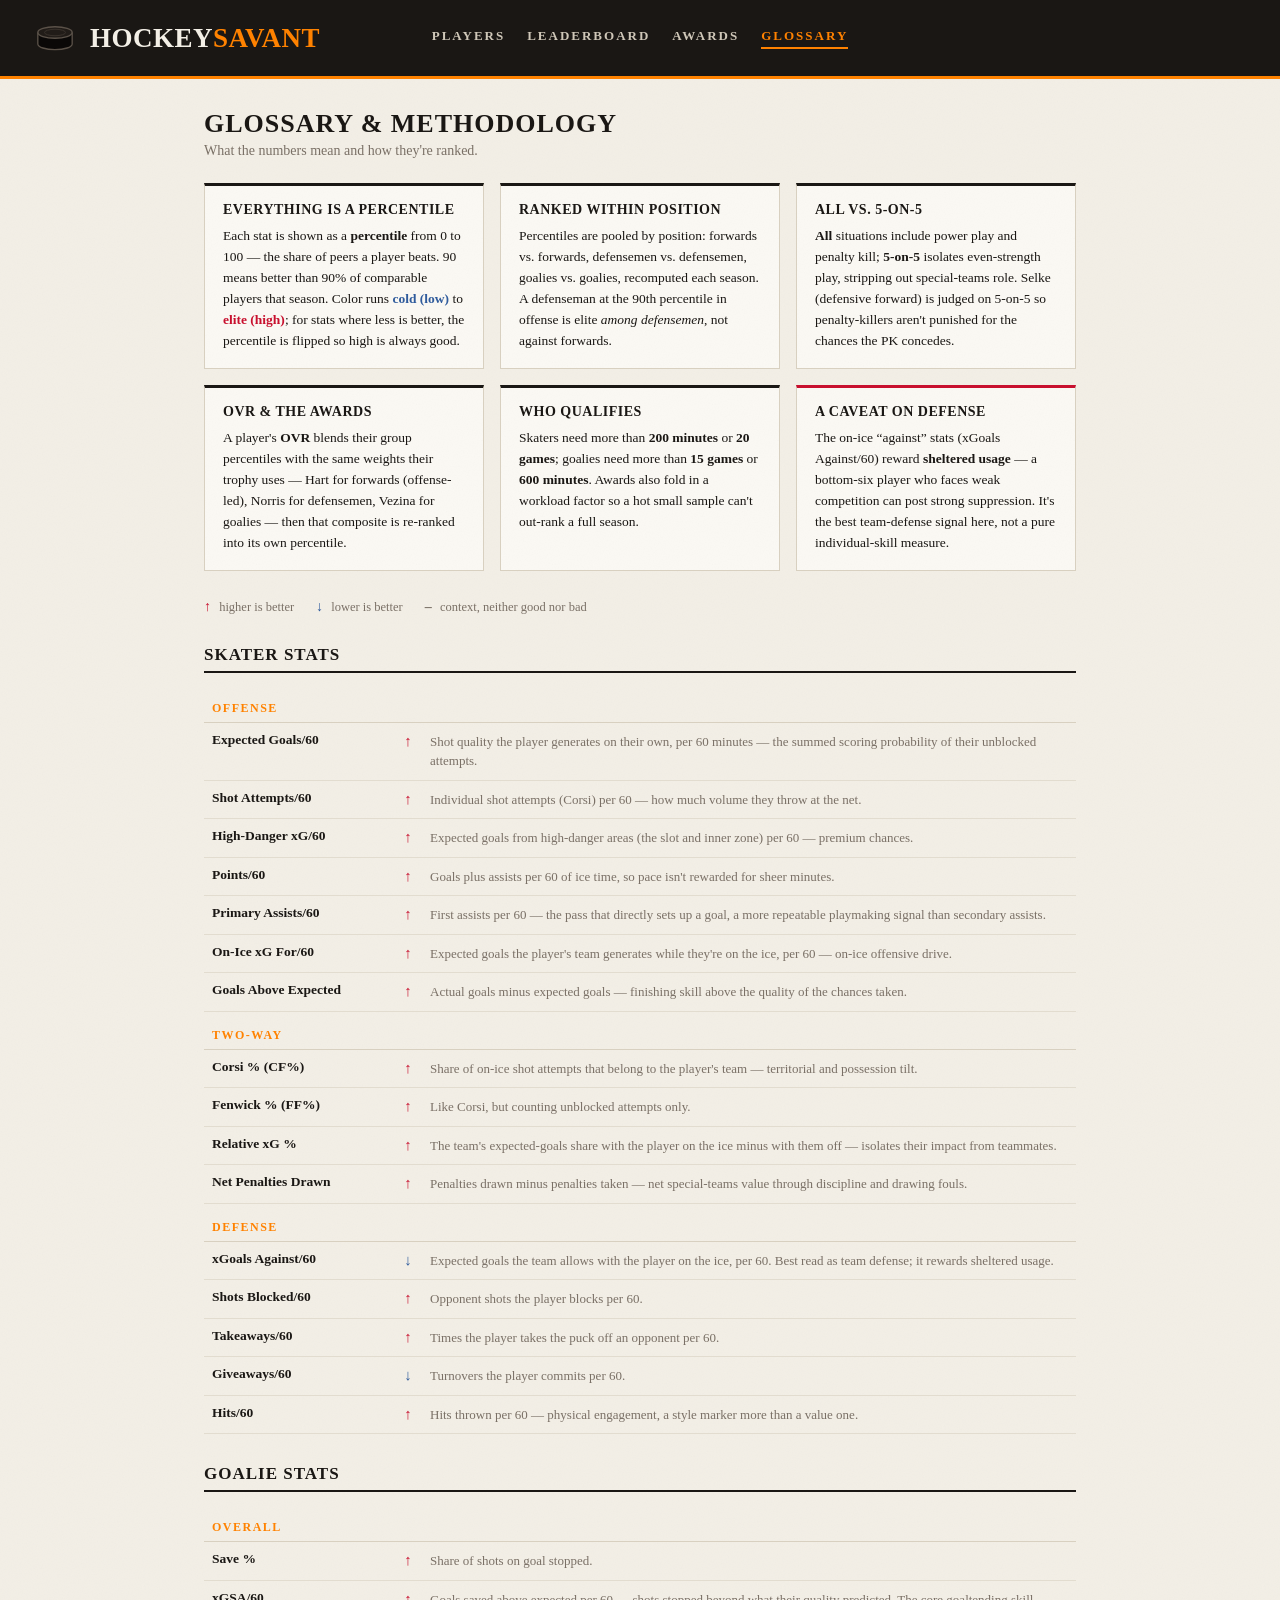
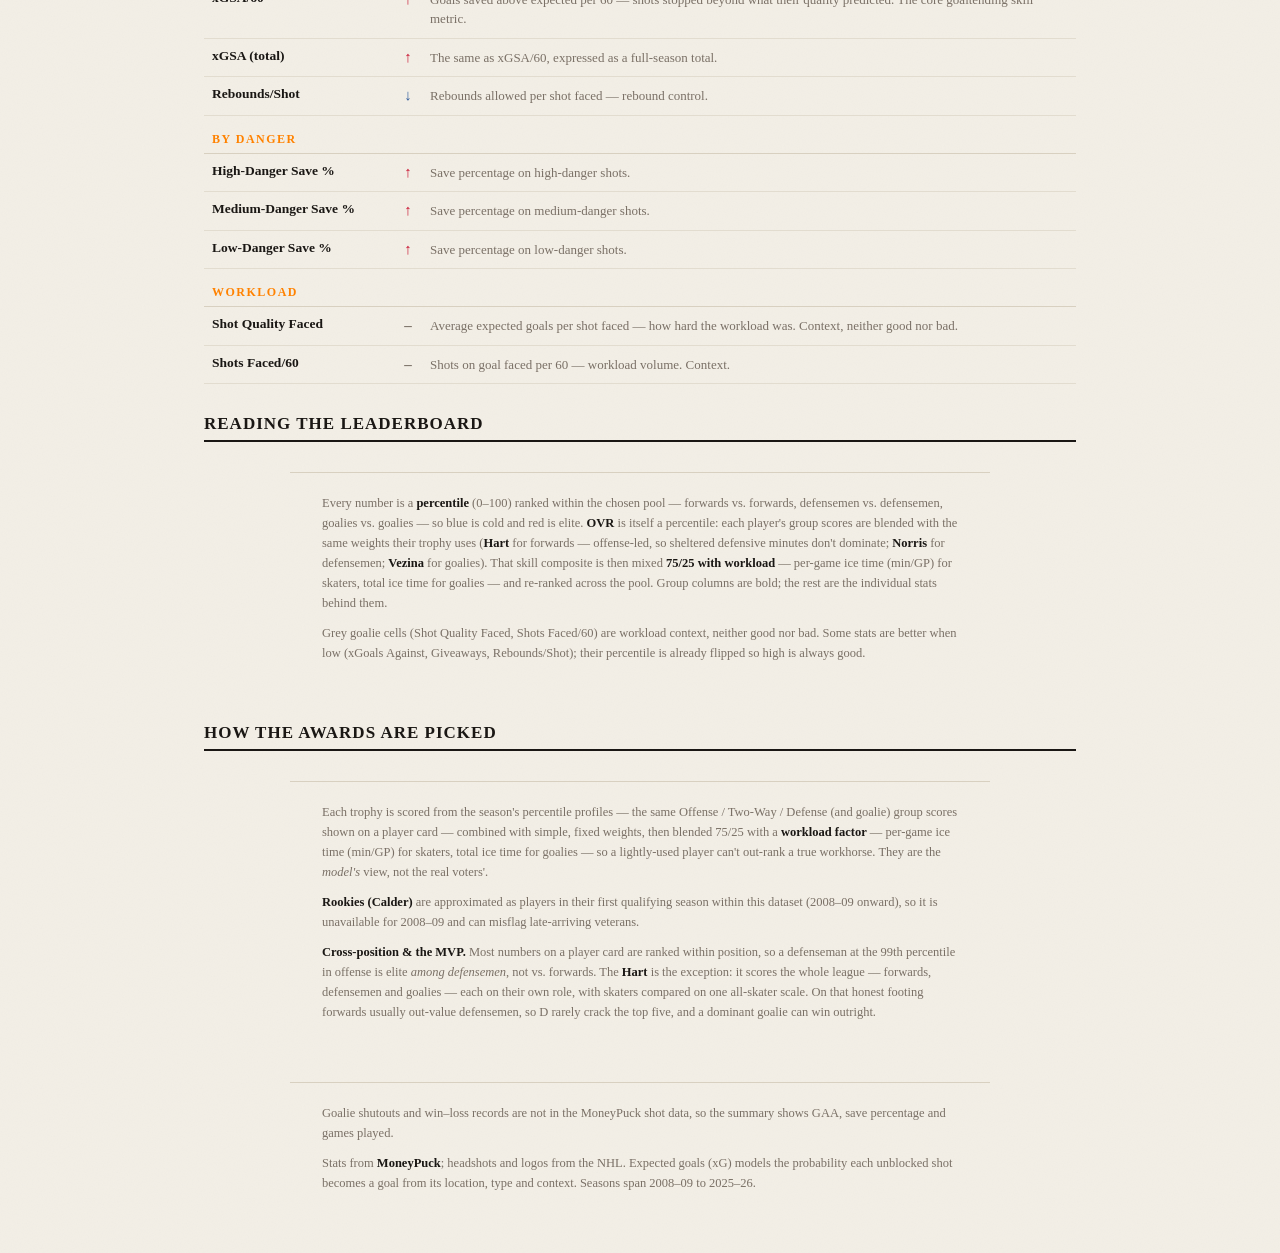
<file: docs/glossary.html>
<!DOCTYPE html>
<html lang="en">
<head>
  <meta charset="UTF-8">
  <meta name="viewport" content="width=device-width, initial-scale=1.0">
  <title>HockeySavant - Glossary</title>
  <link rel="stylesheet" href="style.css">
</head>
<body>
  <header>
    <div class="brand">
      <svg class="puck" viewBox="0 0 44 34" aria-hidden="true">
        <path d="M4 11 V23 A18 6 0 0 0 40 23 V11 Z" fill="#0a0807"/>
        <ellipse cx="22" cy="11" rx="18" ry="6" fill="#211c18" stroke="#5b5249" stroke-width="1.4"/>
        <path d="M4 11 V23 A18 6 0 0 0 40 23 V11" fill="none" stroke="#5b5249" stroke-width="1.4"/>
        <ellipse cx="22" cy="11" rx="11" ry="3.4" fill="none" stroke="#3a332d" stroke-width="1"/>
      </svg>
      <h1>HOCKEY<span class="accent">SAVANT</span></h1>
    </div>
    <nav class="nav">
      <a href="index.html">Players</a>
      <a href="leaderboard.html">Leaderboard</a>
      <a href="awards.html">Awards</a>
      <a href="glossary.html" class="on">Glossary</a>
    </nav>
  </header>

  <main class="gloss">
    <h2 class="gloss-title">Glossary &amp; Methodology</h2>
    <p class="gloss-lead">What the numbers mean and how they're ranked.</p>

    <section class="gloss-concepts">
      <div class="gloss-card">
        <h3>Everything is a percentile</h3>
        <p>Each stat is shown as a <strong>percentile</strong> from 0 to 100 &mdash; the share of
        peers a player beats. 90 means better than 90% of comparable players that season. Color runs
        <span class="cold">cold (low)</span> to <span class="hot">elite (high)</span>; for stats
        where less is better, the percentile is flipped so high is always good.</p>
      </div>
      <div class="gloss-card">
        <h3>Ranked within position</h3>
        <p>Percentiles are pooled by position: forwards vs. forwards, defensemen vs. defensemen,
        goalies vs. goalies, recomputed each season. A defenseman at the 90th percentile in offense
        is elite <em>among defensemen</em>, not against forwards.</p>
      </div>
      <div class="gloss-card">
        <h3>All vs. 5-on-5</h3>
        <p><strong>All</strong> situations include power play and penalty kill; <strong>5-on-5</strong>
        isolates even-strength play, stripping out special-teams role. Selke (defensive forward) is
        judged on 5-on-5 so penalty-killers aren't punished for the chances the PK concedes.</p>
      </div>
      <div class="gloss-card">
        <h3>OVR &amp; the awards</h3>
        <p>A player's <strong>OVR</strong> blends their group percentiles with the same weights their
        trophy uses &mdash; Hart for forwards (offense-led), Norris for defensemen, Vezina for goalies
        &mdash; then that composite is re-ranked into its own percentile.</p>
      </div>
      <div class="gloss-card">
        <h3>Who qualifies</h3>
        <p>Skaters need more than <strong>200 minutes</strong> or <strong>20 games</strong>; goalies
        need more than <strong>15 games</strong> or <strong>600 minutes</strong>. Awards also fold in a
        workload factor so a hot small sample can't out-rank a full season.</p>
      </div>
      <div class="gloss-card warn">
        <h3>A caveat on defense</h3>
        <p>The on-ice &ldquo;against&rdquo; stats (xGoals Against/60) reward <strong>sheltered
        usage</strong> &mdash; a bottom-six player who faces weak competition can post strong
        suppression. It's the best team-defense signal here, not a pure individual-skill measure.</p>
      </div>
    </section>

    <div class="gloss-legend">
      <span><b class="dir up">&uarr;</b> higher is better</span>
      <span><b class="dir down">&darr;</b> lower is better</span>
      <span><b class="dir ctx">&ndash;</b> context, neither good nor bad</span>
    </div>

    <h3 class="gloss-h">Skater Stats</h3>
    <div id="gloss-skaters" class="gloss-table"></div>

    <h3 class="gloss-h">Goalie Stats</h3>
    <div id="gloss-goalies" class="gloss-table"></div>

    <h3 class="gloss-h">Reading the Leaderboard</h3>
    <div class="page-note">
      <p>Every number is a <strong>percentile</strong> (0&ndash;100) ranked within the chosen pool
      &mdash; forwards vs. forwards, defensemen vs. defensemen, goalies vs. goalies &mdash; so blue is
      cold and red is elite. <strong>OVR</strong> is itself a percentile: each player's group scores are
      blended with the same weights their trophy uses (<strong>Hart</strong> for forwards &mdash;
      offense-led, so sheltered defensive minutes don't dominate; <strong>Norris</strong> for
      defensemen; <strong>Vezina</strong> for goalies). That skill composite is then mixed
      <strong>75/25 with workload</strong> &mdash; per-game ice time (min/GP) for skaters, total ice
      time for goalies &mdash; and re-ranked across the pool. Group columns are bold; the rest are the
      individual stats behind them.</p>
      <p>Grey goalie cells (Shot Quality Faced, Shots Faced/60) are workload context, neither good
      nor bad. Some stats are better when low (xGoals Against, Giveaways, Rebounds/Shot); their
      percentile is already flipped so high is always good.</p>
    </div>

    <h3 class="gloss-h">How the Awards Are Picked</h3>
    <div class="page-note">
      <p>Each trophy is scored from the season's percentile profiles &mdash; the same Offense /
      Two-Way / Defense (and goalie) group scores shown on a player card &mdash; combined with simple,
      fixed weights, then blended 75/25 with a <strong>workload factor</strong> &mdash; per-game ice
      time (min/GP) for skaters, total ice time for goalies &mdash; so a lightly-used player can't
      out-rank a true workhorse. They are the <em>model's</em> view, not the real voters'.</p>
      <p><strong>Rookies (Calder)</strong> are approximated as players in their first qualifying
      season within this dataset (2008&ndash;09 onward), so it is unavailable for 2008&ndash;09
      and can misflag late-arriving veterans.</p>
      <p><strong>Cross-position &amp; the MVP.</strong> Most numbers on a player card are ranked
      within position, so a defenseman at the 99th percentile in offense is elite <em>among
      defensemen</em>, not vs. forwards. The <strong>Hart</strong> is the exception: it scores the
      whole league &mdash; forwards, defensemen and goalies &mdash; each on their own role, with
      skaters compared on one all-skater scale. On that honest footing forwards usually out-value
      defensemen, so D rarely crack the top five, and a dominant goalie can win outright.</p>
    </div>

    <footer class="page-note">
      <p>Goalie shutouts and win&ndash;loss records are not in the MoneyPuck shot data, so the
      summary shows GAA, save percentage and games played.</p>
      <p>Stats from <strong>MoneyPuck</strong>; headshots and logos from the NHL. Expected goals (xG)
      models the probability each unblocked shot becomes a goal from its location, type and context.
      Seasons span 2008&ndash;09 to 2025&ndash;26.</p>
    </footer>
  </main>

  <script src="glossary.js"></script>
</body>
</html>
</file>
<file: docs/style.css>
:root {
  --paper: #f3efe6;     /* warm off-white page */
  --card: #fbf9f4;      /* card surface */
  --ink: #1a1714;       /* near-black warm text */
  --muted: #7a7066;     /* warm grey */
  --line: #e2dccf;      /* hairlines */
  --rule: #d8d0c0;
  --hot: #c8102e;       /* elite (high percentile) */
  --cold: #2f5b9c;      /* cold (low percentile) */
  --accent: #ff8200;
  /* subtle paper grain (generated SVG noise, no external asset) */
  --grain: url("data:image/svg+xml,%3Csvg xmlns='http://www.w3.org/2000/svg' width='160' height='160'%3E%3Cfilter id='n'%3E%3CfeTurbulence type='fractalNoise' baseFrequency='0.8' numOctaves='2' stitchTiles='stitch'/%3E%3CfeColorMatrix type='saturate' values='0'/%3E%3CfeComponentTransfer%3E%3CfeFuncA type='linear' slope='0.045'/%3E%3C/feComponentTransfer%3E%3C/filter%3E%3Crect width='100%25' height='100%25' filter='url(%23n)'/%3E%3C/svg%3E");
}
* { box-sizing: border-box; }
html { -webkit-text-size-adjust: 100%; }
body {
  margin: 0;
  font-family: "Times New Roman", Times, serif;
  background-color: var(--paper);
  background-image: var(--grain);
  color: var(--ink);
  -webkit-font-smoothing: antialiased;
}

/* ---------- header ---------- */
/* three-track grid: brand left, nav dead-centre, search (if any) right. Equal
   1fr side tracks keep the nav centred on pages that have no search box too. */
header {
  display: grid;
  grid-template-columns: 1fr auto 1fr;
  align-items: center;
  gap: 28px;
  padding: 22px 34px;
  background: var(--ink);
  border-bottom: 3px solid var(--accent);
}
.brand { justify-self: start; }
header > .nav { justify-self: center; }
.search-wrap { justify-self: end; }

@media (max-width: 720px) {
  header {
    grid-template-columns: 1fr;
    justify-items: center;
    text-align: center;
    gap: 16px;
    padding: 16px 16px;
  }
  .brand, header > .nav, .search-wrap { justify-self: center; }
  /* condense the nav so all four tabs stay on one line on phones.
     selector is scoped to `header .nav` so it out-specifies the base
     `.nav` rule that's defined later in the file. */
  header .nav { gap: 13px; flex-wrap: nowrap; }
  header .nav a { font-size: 11.5px; letter-spacing: 0.6px; padding-bottom: 2px; }
}
@media (max-width: 380px) {
  header { padding: 14px 10px; }
  header .nav { gap: 8px; }
  header .nav a { font-size: 10.5px; letter-spacing: 0.2px; }
}
.brand { display: flex; align-items: center; gap: 14px; white-space: nowrap; }
.puck { width: 42px; height: auto; flex-shrink: 0; display: block; }
h1 {
  font-family: "Times New Roman", Times, serif;
  font-weight: 700;
  font-size: 27px;
  letter-spacing: 0.5px;
  margin: 0;
  color: #f3efe6;
  line-height: 1;
  white-space: nowrap;
}
h1 .accent { color: var(--accent); }
.search-wrap { position: relative; flex: 1; min-width: 240px; max-width: 340px; }
#search {
  width: 100%;
  padding: 11px 15px;
  background: #2a2622;
  border: 1px solid #3a352f;
  border-radius: 0;
  color: #f3efe6;
  font-size: 15px;
  font-family: inherit;
  outline: none;
}
#search::placeholder { color: #8c8378; }
#search:focus { border-color: var(--accent); }
.suggest {
  position: absolute;
  top: 48px; left: 0; right: 0;
  margin: 0; padding: 5px;
  list-style: none;
  background: var(--card);
  border: 1px solid var(--rule);
  border-radius: 0;
  max-height: 330px;
  overflow-y: auto;
  z-index: 10;
}
.suggest:empty { display: none; }
.suggest li {
  padding: 9px 12px;
  cursor: pointer;
  font-size: 14px;
  display: flex;
  justify-content: space-between;
  align-items: center;
  border-bottom: 1px solid var(--line);
}
.suggest li:last-child { border-bottom: none; }
.suggest li:hover, .suggest li.active { background: var(--accent); color: #fff; }
.suggest .meta { color: var(--muted); font-size: 12px; }
.suggest li:hover .meta, .suggest li.active .meta { color: rgba(255,255,255,.85); }

/* ---------- card ---------- */
main.card {
  position: relative;
  overflow: hidden;
  max-width: 600px;
  margin: 40px auto;
  background-color: var(--card);
  background-image: var(--grain);
  border: 1px solid var(--rule);
  border-top: 4px solid var(--ink);
  border-radius: 0;
  padding: 28px 32px 24px;
}
.hidden { display: none; }
.name-row { display: flex; align-items: center; gap: 11px; }
.team-logo {
  height: 30px; width: auto; flex-shrink: 0;
  position: relative; top: 1px;
}
.card-head {
  position: relative;
  display: flex; justify-content: space-between; align-items: flex-start; gap: 16px;
}
.head-id { display: flex; align-items: center; gap: 18px; }
.headshot {
  width: 84px; height: 84px; border-radius: 50%;
  object-fit: cover; object-position: top center;
  background: #ece6d8;
  border: 3px solid var(--card);
  box-shadow: 0 0 0 1px var(--rule);
  flex-shrink: 0;
}
#p-name {
  font-family: "Times New Roman", Times, serif;
  margin: 0; font-size: 33px; font-weight: 700; letter-spacing: 0;
  line-height: 1.02;
}
.sub { margin: 6px 0 0; color: var(--muted); font-size: 13.5px; }
.statline { margin: 7px 0 0; font-size: 14px; color: var(--ink); }
.statline b {
  font-family: "Times New Roman", Times, serif; font-weight: 700;
  font-size: 18px; color: var(--accent); margin-right: 2px;
}
.statline .sep { color: var(--rule); margin: 0 8px; }

.card-controls { display: flex; flex-direction: column; align-items: flex-end; gap: 8px; flex-shrink: 0; }
.season-select {
  font-family: inherit; font-size: 13px; font-weight: 700;
  color: var(--ink); background: var(--paper);
  border: 1px solid var(--rule); border-radius: 0;
  padding: 6px 8px; cursor: pointer;
}
.season-select:disabled { color: var(--muted); cursor: default; }
.toggle {
  display: flex; background: var(--paper);
  border: 1px solid var(--rule); border-radius: 0; padding: 3px;
  flex-shrink: 0;
}
.toggle button {
  background: none; border: none; color: var(--muted);
  padding: 7px 15px; border-radius: 0; cursor: pointer;
  font-size: 12px; font-weight: 700; letter-spacing: 0.5px;
  text-transform: uppercase; font-family: inherit;
}
.toggle button.on { background: var(--ink); color: var(--paper); }

/* phone: keep the season select + situation toggle fully on-screen.
   the card clips overflow, so instead of letting the controls run past the
   edge, wrap them onto their own full-width row under the player identity. */
@media (max-width: 560px) {
  main.card { padding: 22px 18px 20px; margin: 24px auto; }
  .card-head { flex-wrap: wrap; }
  .head-id { gap: 14px; }
  .headshot { width: 68px; height: 68px; }
  #p-name { font-size: 27px; }
  .card-controls {
    flex-direction: row;
    align-items: center;
    justify-content: space-between;
    width: 100%;
    margin-top: 4px;
  }
}

/* ---------- sliders ---------- */
.sliders { position: relative; margin-top: 24px; display: flex; flex-direction: column; gap: 13px; }
.group-head {
  font-family: "Times New Roman", Times, serif;
  font-size: 13px; font-weight: 600; letter-spacing: 2px; text-transform: uppercase;
  color: var(--ink); margin-top: 14px; padding-bottom: 5px;
  border-bottom: 2px solid var(--ink);
  display: flex; align-items: baseline; gap: 8px;
}
.group-head:first-child { margin-top: 0; }
.group-score {
  margin-left: auto;
  font-family: "Times New Roman", Times, serif;
  font-size: 13px; font-weight: 700; letter-spacing: 0; color: #fff;
  min-width: 30px; padding: 1px 7px; border-radius: 10px;
  text-align: center; font-variant-numeric: tabular-nums;
}
.slider-row { display: grid; grid-template-columns: 160px 1fr 54px; align-items: center; gap: 16px; }
.slider-label { font-size: 13.5px; color: var(--ink); }
.slider-val {
  font-family: "Times New Roman", Times, serif; font-weight: 700;
  font-size: 16px; color: var(--ink); font-variant-numeric: tabular-nums; text-align: right;
}
.track {
  position: relative; height: 6px; border-radius: 0;
  background: linear-gradient(90deg, var(--cold) 0%, #cfc7b8 50%, var(--hot) 100%);
  opacity: 0.5;
}
.track .fill-wrap { position: relative; height: 6px; }
.dot {
  position: absolute; top: 50%; transform: translate(-50%,-50%);
  width: 30px; height: 30px; border-radius: 50%;
  display: flex; align-items: center; justify-content: center;
  font-family: "Times New Roman", Times, serif;
  font-size: 13px; font-weight: 700; color: #fff;
  opacity: 1;
  border: 2px solid var(--card);
  transition: left 0.4s cubic-bezier(.34,1.3,.5,1), background 0.4s;
}
.inv { color: var(--muted); font-size: 11px; }

.legend { margin-top: 24px; color: var(--muted); font-size: 12px; }
.legend .hot { color: var(--hot); font-weight: 700; }
.legend .cold { color: var(--cold); font-weight: 700; }

.hint { text-align: center; color: var(--muted); margin-top: 70px; font-size: 15px; }

/* ---------- most similar ---------- */
.similar { max-width: 600px; margin: 30px auto 0; }
.similar-head {
  font-family: "Times New Roman", Times, serif;
  font-size: 13px; font-weight: 600; letter-spacing: 2px; text-transform: uppercase;
  color: var(--ink); margin: 0 0 14px; padding-bottom: 6px;
  border-bottom: 2px solid var(--ink);
}
.similar-head span { color: var(--muted); }
.similar-list { display: grid; grid-template-columns: repeat(3, 1fr); gap: 12px; }
.sim-row {
  display: flex; flex-direction: column; align-items: center; gap: 7px;
  background-color: var(--card); background-image: var(--grain);
  border: 1px solid var(--rule); padding: 16px 10px;
  cursor: pointer; text-align: center; font-family: inherit;
}
.sim-row:hover { border-color: var(--accent); }
.sim-mug {
  width: 54px; height: 54px; border-radius: 50%;
  object-fit: cover; object-position: top center;
  background: #ece6d8; box-shadow: 0 0 0 1px var(--rule);
}
.sim-name { font-weight: 700; font-size: 15px; color: var(--ink); line-height: 1.1; }
.sim-meta { font-size: 12px; color: var(--muted); }

/* ---------- empty state ---------- */
.empty { max-width: 540px; margin: 56px auto 0; text-align: center; padding: 0 24px; }
.empty-puck { width: 64px; height: auto; display: block; margin: 0 auto 20px; }
.empty-lead { font-size: 18px; line-height: 1.55; color: var(--ink); margin: 0 0 24px; }
.empty-label {
  font-size: 12px; letter-spacing: 1.5px; text-transform: uppercase;
  color: var(--muted); margin: 0 0 14px;
}
.chips { display: flex; flex-wrap: wrap; gap: 10px; justify-content: center; }
.chip {
  font-family: inherit; font-size: 14px; padding: 8px 14px;
  background: var(--card); border: 1px solid var(--rule); color: var(--ink); cursor: pointer;
}
.chip:hover { border-color: var(--accent); color: var(--accent); }

/* ---------- footer ---------- */
.page-note {
  max-width: 700px; margin: 30px auto 60px; padding: 20px 32px 0;
  color: var(--muted); font-size: 12.5px; line-height: 1.6;
  border-top: 1px solid var(--rule);
}
.page-note p { margin: 0 0 10px; }
.page-note strong { color: var(--ink); }

/* ---------- nav ---------- */
.nav { display: flex; gap: 22px; align-items: center; }
.nav a {
  font-family: "Times New Roman", Times, serif; font-size: 13px; font-weight: 600;
  letter-spacing: 2px; text-transform: uppercase; text-decoration: none;
  color: #cfc7b8; padding-bottom: 3px; border-bottom: 2px solid transparent;
}
.nav a:hover { color: #fff; }
.nav a.on { color: var(--accent); border-bottom-color: var(--accent); }

/* ---------- awards page ---------- */
.awards { max-width: 1080px; margin: 0 auto; padding: 30px 24px 0; }
.awards-toolbar {
  display: flex; justify-content: space-between; align-items: flex-end;
  gap: 20px; flex-wrap: wrap; margin-bottom: 26px;
}
.awards-title {
  font-family: "Times New Roman", Times, serif; font-size: 26px; font-weight: 700;
  letter-spacing: 1px; text-transform: uppercase; margin: 0; color: var(--ink);
}
.awards-lead { margin: 4px 0 0; color: var(--muted); font-size: 14px; }
.awards-season {
  font-family: "Times New Roman", Times, serif; font-size: 12px; letter-spacing: 1.5px;
  text-transform: uppercase; color: var(--muted); display: flex; align-items: center; gap: 10px;
}

.award-grid {
  display: grid; grid-template-columns: repeat(auto-fill, minmax(330px, 1fr));
  gap: 22px;
}
.trophy {
  background-color: var(--card); background-image: var(--grain);
  border: 1px solid var(--rule); padding: 18px 18px 10px;
}
.trophy-head { border-bottom: 2px solid var(--ink); padding-bottom: 10px; margin-bottom: 6px; }
.trophy-head h3 {
  font-family: "Times New Roman", Times, serif; font-size: 19px; font-weight: 700;
  letter-spacing: 0.5px; text-transform: uppercase; margin: 0; display: inline;
}
.trophy-sub {
  font-family: "Times New Roman", Times, serif; font-size: 11px; font-weight: 600;
  letter-spacing: 1.5px; text-transform: uppercase; color: var(--accent); margin-left: 8px;
}
.trophy-desc { margin: 7px 0 0; color: var(--muted); font-size: 12px; line-height: 1.45; }
.trophy-none { color: var(--muted); font-style: italic; font-size: 13px; padding: 10px 2px; }

.nominee-list { display: flex; flex-direction: column; }
.nominee {
  display: grid; grid-template-columns: 20px 40px 1fr auto;
  align-items: center; gap: 11px; padding: 9px 4px;
  border-bottom: 1px solid var(--line); text-decoration: none; color: inherit;
}
.nominee:last-child { border-bottom: none; }
.nominee:hover { background: rgba(0,0,0,0.03); }
.nominee.winner { background: rgba(255,130,0,0.07); }
.rank {
  font-family: "Times New Roman", Times, serif; font-weight: 700; font-size: 15px;
  color: var(--muted); text-align: center;
}
.nominee.winner .rank { color: var(--accent); }
.nom-mug {
  width: 40px; height: 40px; border-radius: 50%;
  object-fit: cover; object-position: top center;
  background: #ece6d8; box-shadow: 0 0 0 1px var(--rule);
}
.nom-id { display: flex; flex-direction: column; min-width: 0; }
.nom-name {
  font-weight: 700; font-size: 14.5px; color: var(--ink); line-height: 1.15;
  white-space: nowrap; overflow: hidden; text-overflow: ellipsis;
}
.nom-meta { font-size: 11.5px; color: var(--muted); }
.nom-why { display: none; }              /* compact rows hide chips; see wide view */
.nom-score {
  font-family: "Times New Roman", Times, serif; font-weight: 700; font-size: 18px;
  color: var(--ink); font-variant-numeric: tabular-nums; text-align: right; min-width: 38px;
}

/* room for the "why" chips on wider cards */
@media (min-width: 560px) {
  .nominee { grid-template-columns: 20px 40px 1fr auto auto; }
  .nom-why { display: flex; gap: 5px; }
  .why-chip {
    display: flex; flex-direction: column; align-items: center; justify-content: center;
    width: 34px; padding: 3px 0; color: #fff; line-height: 1;
  }
  .why-chip b { font-size: 12px; font-weight: 700; }
  .why-chip i { font-size: 8px; font-style: normal; text-transform: uppercase; letter-spacing: 0.3px; opacity: 0.92; }
}

/* ---------- awards: historical winners ---------- */
.award-history { margin: 44px 0 0; }
.award-history-head {
  font-family: "Times New Roman", Times, serif; font-size: 17px; font-weight: 700;
  letter-spacing: 1px; text-transform: uppercase; color: var(--ink);
  margin: 0 0 6px; padding-bottom: 6px; border-bottom: 2px solid var(--ink);
}
.award-history-lead { margin: 0 0 16px; color: var(--muted); font-size: 14px; }
.award-history-scroll {
  overflow-x: auto; border: 1px solid var(--rule); background: var(--card);
  -webkit-overflow-scrolling: touch;
}
.award-history-table {
  border-collapse: separate; border-spacing: 0; width: 100%;
  font-variant-numeric: tabular-nums;
}
.award-history-table thead th {
  position: sticky; top: 0; z-index: 2;
  background: var(--ink); color: #e9e3d6;
  font-family: "Times New Roman", Times, serif; font-size: 11px; font-weight: 600;
  letter-spacing: 0.5px; text-transform: uppercase;
  padding: 9px 12px; text-align: left; white-space: nowrap;
  border-bottom: 2px solid var(--accent);
}
.award-history-table td, .award-history-table tbody th {
  padding: 8px 12px; border-bottom: 1px solid var(--line);
  font-size: 13.5px; white-space: nowrap; text-align: left;
}
.award-history-table .ah-season {
  font-family: "Times New Roman", Times, serif; font-weight: 600; font-size: 12px;
  letter-spacing: 0.5px; color: var(--muted);
}
.award-history-table tbody th.ah-season {
  position: sticky; left: 0; background: var(--card); z-index: 1;
}
.award-history-table tbody tr:nth-child(even) td,
.award-history-table tbody tr:nth-child(even) th.ah-season { background: #f7f3ea; }
.award-history-table tbody tr:hover td,
.award-history-table tbody tr:hover th.ah-season { background: #f0e8d6; }
.ah-win { text-decoration: none; color: var(--ink); font-weight: 700; }
.ah-win:hover { color: var(--accent); }
.ah-team { color: var(--muted); font-weight: 400; font-size: 11px; margin-left: 6px; }
.ah-none { color: var(--rule); }

/* ---------- leaderboard page ---------- */
.board { max-width: 1240px; margin: 0 auto; padding: 30px 24px 0; }
.board-toolbar {
  display: flex; justify-content: space-between; align-items: flex-end;
  gap: 20px; flex-wrap: wrap; margin-bottom: 16px;
}
.board-title {
  font-family: "Times New Roman", Times, serif; font-size: 26px; font-weight: 700;
  letter-spacing: 1px; text-transform: uppercase; margin: 0; color: var(--ink);
}
.board-lead { margin: 4px 0 0; color: var(--muted); font-size: 14px; max-width: 460px; }
.board-controls { display: flex; align-items: center; gap: 12px; flex-wrap: wrap; }
.board-season {
  font-family: "Times New Roman", Times, serif; font-size: 12px; letter-spacing: 1.5px;
  text-transform: uppercase; color: var(--muted); display: flex; align-items: center; gap: 8px;
}

.board-subbar {
  display: flex; align-items: center; justify-content: space-between;
  gap: 16px; margin-bottom: 12px; flex-wrap: wrap;
}
.board-subbar-left { display: flex; align-items: center; gap: 18px; flex-wrap: wrap; }
.board-filter {
  width: 240px; max-width: 100%;
  padding: 9px 13px; font-family: inherit; font-size: 14px; color: var(--ink);
  background: var(--card); border: 1px solid var(--rule); border-radius: 0; outline: none;
}
.board-filter:focus { border-color: var(--accent); }

/* min-TOI slider */
.toi-filter { display: flex; align-items: center; gap: 10px; }
.toi-cap {
  font-family: "Times New Roman", Times, serif; font-size: 11px; font-weight: 600;
  letter-spacing: 1.5px; text-transform: uppercase; color: var(--muted);
}
.toi-filter input[type="range"] {
  -webkit-appearance: none; appearance: none;
  width: 160px; height: 4px; background: var(--rule); outline: none; cursor: pointer;
}
.toi-filter input[type="range"]::-webkit-slider-thumb {
  -webkit-appearance: none; appearance: none;
  width: 16px; height: 16px; border-radius: 50%;
  background: var(--accent); border: 2px solid var(--card); box-shadow: 0 0 0 1px var(--rule);
}
.toi-filter input[type="range"]::-moz-range-thumb {
  width: 14px; height: 14px; border: 2px solid var(--card); border-radius: 50%;
  background: var(--accent);
}
.toi-value {
  min-width: 78px; font-family: "Times New Roman", Times, serif; font-weight: 700;
  font-size: 13px; color: var(--ink); font-variant-numeric: tabular-nums;
}
.board-count {
  font-family: "Times New Roman", Times, serif; font-size: 12px; font-weight: 600;
  letter-spacing: 1px; text-transform: uppercase; color: var(--muted); white-space: nowrap;
}

.board-scroll {
  overflow: auto; max-height: calc(100vh - 150px);
  border: 1px solid var(--rule); box-shadow: 0 1px 0 var(--rule);
  background: var(--card); -webkit-overflow-scrolling: touch;
}
.board-table {
  border-collapse: separate; border-spacing: 0; width: 100%;
  font-variant-numeric: tabular-nums;
}
.board-table th, .board-table td {
  padding: 6px 9px; text-align: center; white-space: nowrap;
}
.board-table tbody td { border-bottom: 1px solid var(--line); height: 44px; }

/* ---- header: group bands (row 1) + sortable columns (row 2) ---- */
.board-table thead th {
  position: sticky; background: var(--ink); color: #e9e3d6; z-index: 3;
  font-family: "Times New Roman", Times, serif; letter-spacing: 0.5px; text-transform: uppercase;
}
.board-table thead .band-row th.band {
  top: 0; height: 26px; font-size: 11px; font-weight: 700; letter-spacing: 1.5px;
  color: var(--accent); border-bottom: 1px solid #3a352f; border-left: 1px solid #3a352f;
}
.board-table thead .col-row th {
  top: 26px; height: 30px; font-size: 11px; font-weight: 600; color: #d8d1c3;
  border-bottom: 2px solid var(--accent);
}
/* rank / name / ovr span both rows -> anchor at the very top */
.board-table thead .band-row th[rowspan] { top: 0; border-bottom: 2px solid var(--accent); }
.board-table th.sortable { cursor: pointer; }
.board-table th.sortable:hover { color: #fff; background: #272320; }
.board-table thead th.sorted { color: var(--accent); }
.board-table th .th-lbl { display: inline; }
.board-table th .sort-arrow { font-size: 8px; font-style: normal; margin-left: 2px; }
.board-table .lowmark { font-style: normal; font-size: 9px; opacity: 0.7; margin-left: 2px; }

/* pin rank + name columns while the stat columns scroll */
.board-table .col-rank { left: 0; width: 40px; }
.board-table .col-name { left: 40px; text-align: left; min-width: 168px; }
.board-table .col-rank, .board-table .col-name { position: sticky; }
.board-table thead .col-rank, .board-table thead .col-name { z-index: 6; }
.board-table tbody .col-rank, .board-table tbody .col-name { background: var(--card); z-index: 2; }

/* section separators between group bands */
.board-table .col-ovr { border-left: 2px solid var(--rule); }
.board-table .sec-start { border-left: 2px solid var(--rule); }
.board-table thead .sec-start { border-left: 1px solid #3a352f; }

/* zebra + hover */
.board-table tbody tr:nth-child(even) td { background: #f7f3ea; }
.board-table tbody tr:nth-child(even) .col-rank,
.board-table tbody tr:nth-child(even) .col-name { background: #f7f3ea; }
.board-table tbody tr:hover td { background: #f0e8d6; }
.board-table tbody tr:hover .col-rank,
.board-table tbody tr:hover .col-name { background: #f0e8d6; }

/* rank column + top-3 medals */
.board-table tbody .col-rank .rk {
  font-family: "Times New Roman", Times, serif; font-weight: 600; font-size: 14px; color: var(--muted);
}
.board-table tbody tr.lead .col-rank .rk {
  display: inline-flex; align-items: center; justify-content: center;
  width: 24px; height: 24px; border-radius: 50%; color: #fff;
}
.board-table tbody tr.lead-1 .col-rank .rk { background: #c8a13a; }
.board-table tbody tr.lead-2 .col-rank .rk { background: #9aa0a6; }
.board-table tbody tr.lead-3 .col-rank .rk { background: #b07a45; }

/* name cell with mug */
.board-name {
  text-decoration: none; color: inherit;
  display: flex; align-items: center; gap: 10px; line-height: 1.12;
}
.bn-mug {
  width: 30px; height: 30px; border-radius: 50%; flex-shrink: 0;
  object-fit: cover; object-position: top center;
  background: #ece6d8; box-shadow: 0 0 0 1px var(--rule);
}
.bn-txt { display: flex; flex-direction: column; min-width: 0; }
.bn-name { font-weight: 700; font-size: 13.5px; color: var(--ink); }
.board-name:hover .bn-name { color: var(--accent); }
.bn-meta { font-size: 11px; color: var(--muted); letter-spacing: 0.3px; }

/* percentile pills */
.pct-pill {
  display: inline-block; min-width: 27px; padding: 3px 6px;
  color: #fff; font-weight: 700; font-size: 12px; border-radius: 9px;
  font-family: "Times New Roman", Times, serif;
}
.pct-pill.strong {
  min-width: 32px; font-size: 13px; padding: 4px 7px;
  box-shadow: 0 0 0 1px rgba(0,0,0,0.08);
}
.col-ovr .pct-pill { border-radius: 4px; }
.board-empty { padding: 32px; color: var(--muted); font-style: italic; text-align: center; }

@media (max-width: 720px) {
  .board-scroll { max-height: none; }
  .board-table thead th { position: static; }
  .board-table .col-rank, .board-table .col-name { position: static; }
}

/* ---------- glossary page ---------- */
.gloss { max-width: 920px; margin: 0 auto; padding: 30px 24px 0; }
.gloss-title {
  font-family: "Times New Roman", Times, serif; font-size: 26px; font-weight: 700;
  letter-spacing: 1px; text-transform: uppercase; margin: 0; color: var(--ink);
}
.gloss-lead { margin: 4px 0 24px; color: var(--muted); font-size: 14px; }
.gloss-concepts {
  display: grid; grid-template-columns: repeat(auto-fill, minmax(270px, 1fr)); gap: 16px;
}
.gloss-card {
  background-color: var(--card); background-image: var(--grain);
  border: 1px solid var(--rule); border-top: 3px solid var(--ink); padding: 16px 18px;
}
.gloss-card.warn { border-top-color: var(--hot); }
.gloss-card h3 {
  font-family: "Times New Roman", Times, serif; font-size: 14px; font-weight: 700;
  letter-spacing: 0.5px; text-transform: uppercase; margin: 0 0 8px; color: var(--ink);
}
.gloss-card p { margin: 0; font-size: 13.5px; line-height: 1.55; color: var(--ink); }
.gloss-card .cold { color: var(--cold); font-weight: 700; }
.gloss-card .hot { color: var(--hot); font-weight: 700; }

.gloss-legend {
  display: flex; flex-wrap: wrap; gap: 22px; margin: 28px 0 6px;
  font-size: 12.5px; color: var(--muted);
}
.gloss-legend .dir { margin-right: 5px; font-size: 14px; }
.dir.up { color: var(--hot); }
.dir.down { color: var(--cold); }
.dir.ctx { color: var(--muted); }

.gloss-h {
  font-family: "Times New Roman", Times, serif; font-size: 17px; font-weight: 700;
  letter-spacing: 1px; text-transform: uppercase; color: var(--ink);
  margin: 30px 0 12px; padding-bottom: 6px; border-bottom: 2px solid var(--ink);
}
.gloss-table table { width: 100%; border-collapse: collapse; }
.gloss-table .gloss-grouprow th {
  text-align: left; font-family: "Times New Roman", Times, serif; font-size: 12px; font-weight: 600;
  letter-spacing: 1.5px; text-transform: uppercase; color: var(--accent);
  padding: 16px 8px 6px; border-bottom: 1px solid var(--rule);
}
.gloss-table td { padding: 9px 8px; border-bottom: 1px solid var(--line); vertical-align: top; }
.gloss-table .g-stat { font-weight: 700; font-size: 13.5px; color: var(--ink); white-space: nowrap; width: 190px; }
.gloss-table .g-dir { width: 28px; text-align: center; }
.gloss-table .g-dir .dir { font-size: 15px; }
.gloss-table .g-desc { font-size: 13px; line-height: 1.5; color: var(--muted); }

@media (max-width: 560px) {
  .gloss-table .g-stat { width: auto; white-space: normal; }
}

/* ---------- player page layout ----------
   Mobile/tablet: the wrapper is a transparent pass-through, so the card,
   trajectory charts and similar list stay stacked exactly as before.
   Desktop (>=900px): card pins to the left, and the right column stacks the
   three-way graph, the overall graph, then most similar going down. */
@media (min-width: 900px) {
  .player-layout {
    display: grid;
    grid-template-columns: minmax(360px, 600px) minmax(320px, 1fr);
    align-items: start;
    gap: 34px;
    max-width: 1180px;
    margin: 40px auto;
    padding: 0 28px;
  }
  /* collapse the wrapper's spacing on the empty state (card hidden) */
  .player-layout:not(:has(> #card:not(.hidden))) { margin: 0; }
  .player-layout > #card { margin: 0; max-width: none; }
  .player-side { display: flex; flex-direction: column; gap: 30px; }
  .player-side > section { margin: 0; max-width: none; }
  /* in the narrower right column, stack the two charts vertically */
  .player-side .charts { grid-template-columns: 1fr; }
}

/* ---------- season trajectory charts ---------- */
.trajectory { max-width: 600px; margin: 30px auto 0; }
.trajectory.hidden { display: none; }
.trajectory-head {
  font-family: "Times New Roman", Times, serif; font-size: 13px; font-weight: 600; letter-spacing: 2px;
  text-transform: uppercase; color: var(--ink); margin: 0 0 14px; padding-bottom: 6px;
  border-bottom: 2px solid var(--ink); display: flex; align-items: baseline; gap: 10px;
}
.traj-sit { font-size: 11px; letter-spacing: 1px; color: var(--muted); font-weight: 600; }
.charts { display: grid; grid-template-columns: 1fr 1fr; gap: 20px; }
.chart { margin: 0; }
.chart figcaption {
  font-family: "Times New Roman", Times, serif; font-size: 11px; font-weight: 600; letter-spacing: 1px;
  text-transform: uppercase; color: var(--muted); margin-bottom: 7px;
}
svg.lc {
  width: 100%; height: auto; display: block;
  background: var(--card); border: 1px solid var(--rule);
}
.lc-grid { stroke: var(--line); stroke-width: 1; }
.lc-yl { fill: var(--muted); font-size: 8px; text-anchor: end; font-family: "Times New Roman", Times, serif; }
.lc-xl { fill: var(--muted); font-size: 8px; text-anchor: middle; font-family: "Times New Roman", Times, serif; }
.lc-line { fill: none; stroke-width: 2; stroke-linejoin: round; stroke-linecap: round; }
.lc-dot { stroke: var(--card); stroke-width: 1; }
.lc-legend {
  display: flex; flex-wrap: wrap; gap: 12px; justify-content: center;
  margin-top: 7px; font-size: 11px; color: var(--muted);
}
.lc-key { display: flex; align-items: center; gap: 5px; }
.lc-key i { width: 11px; height: 3px; border-radius: 2px; display: inline-block; }
@media (max-width: 560px) { .charts { grid-template-columns: 1fr; } }
</file>
